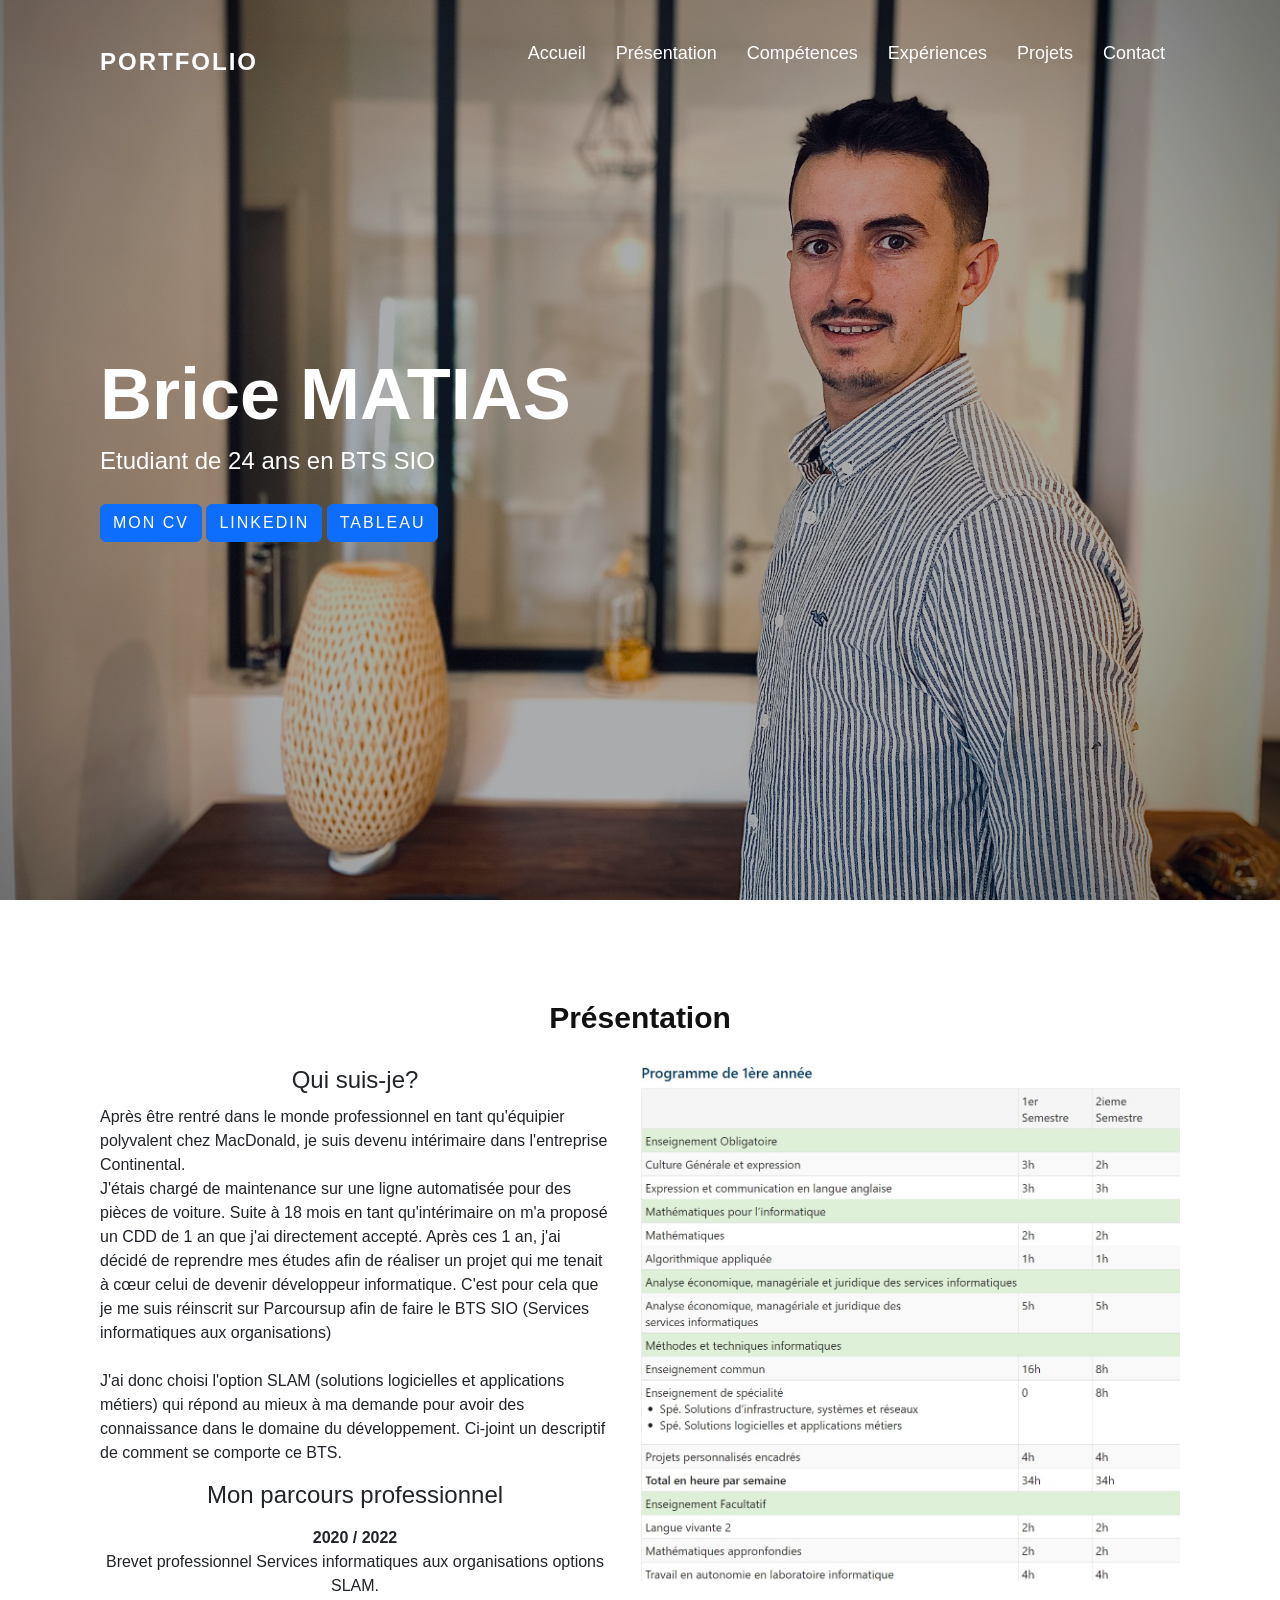
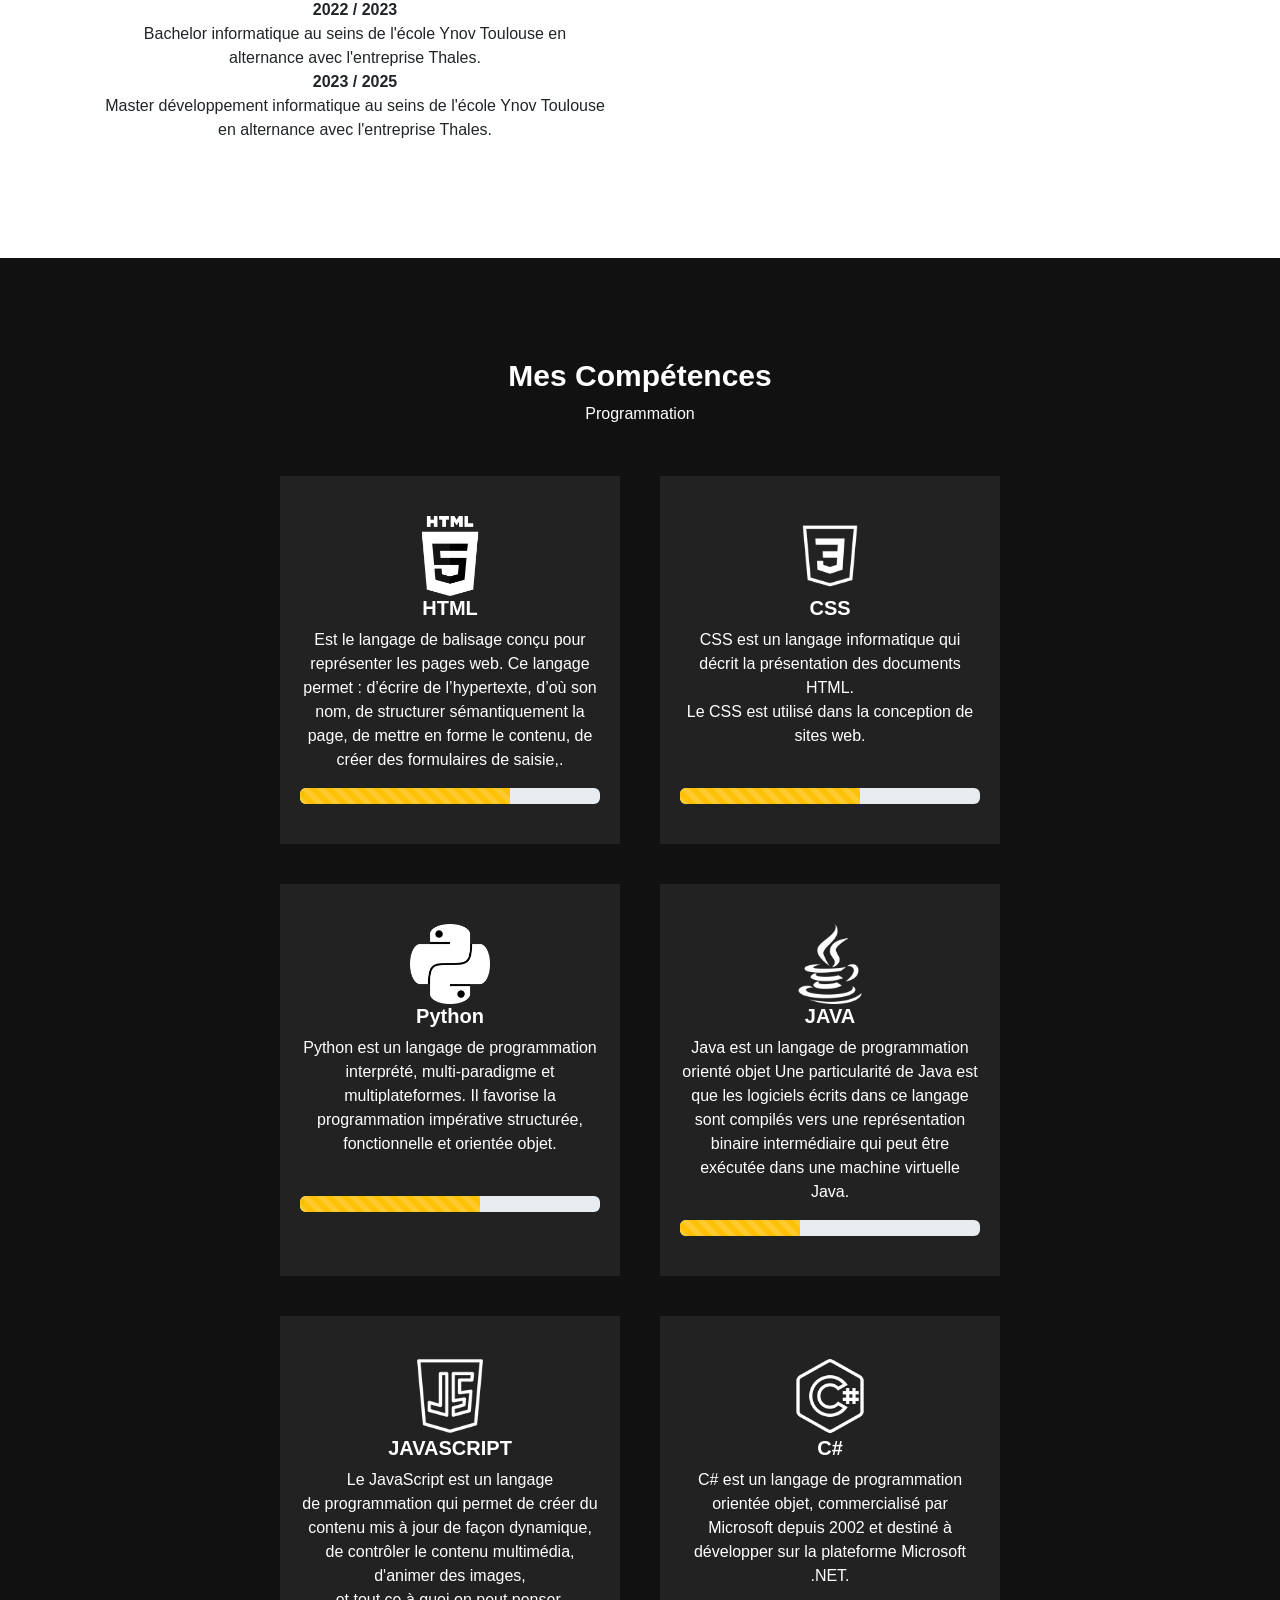
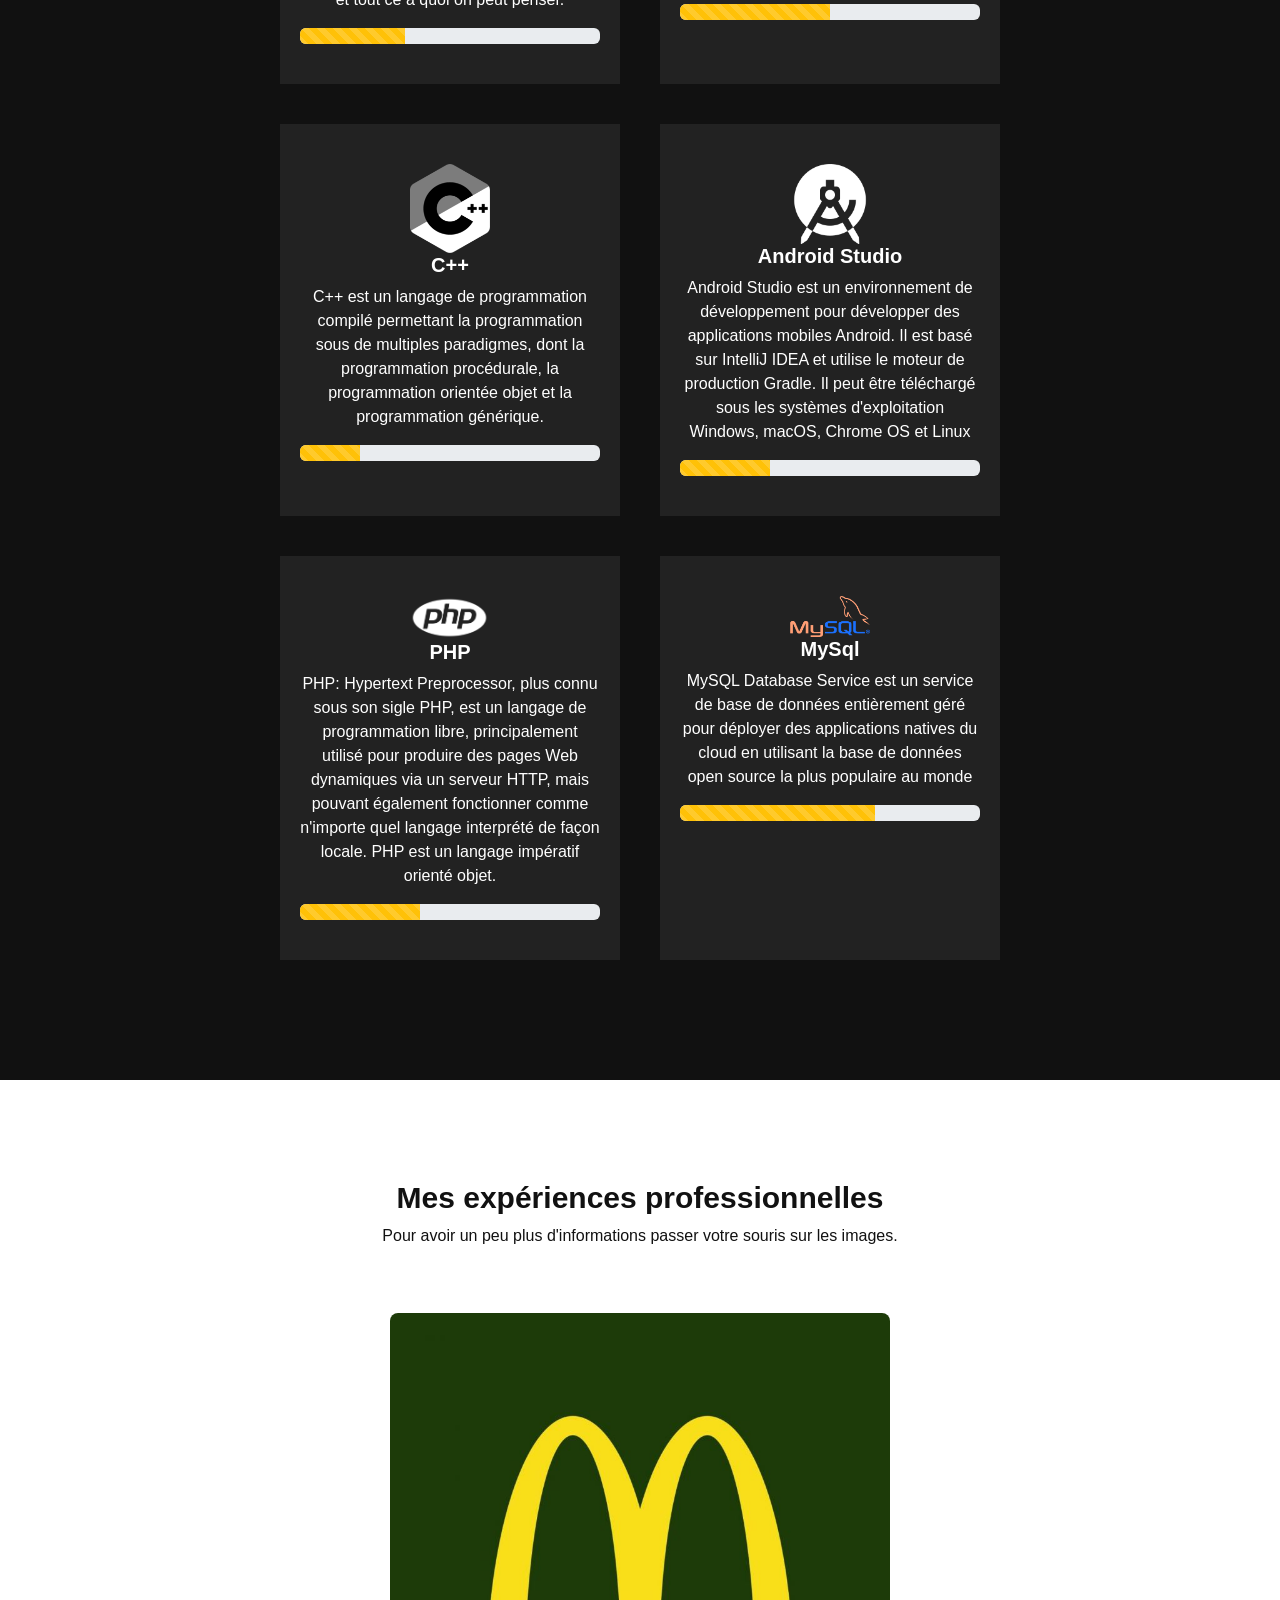
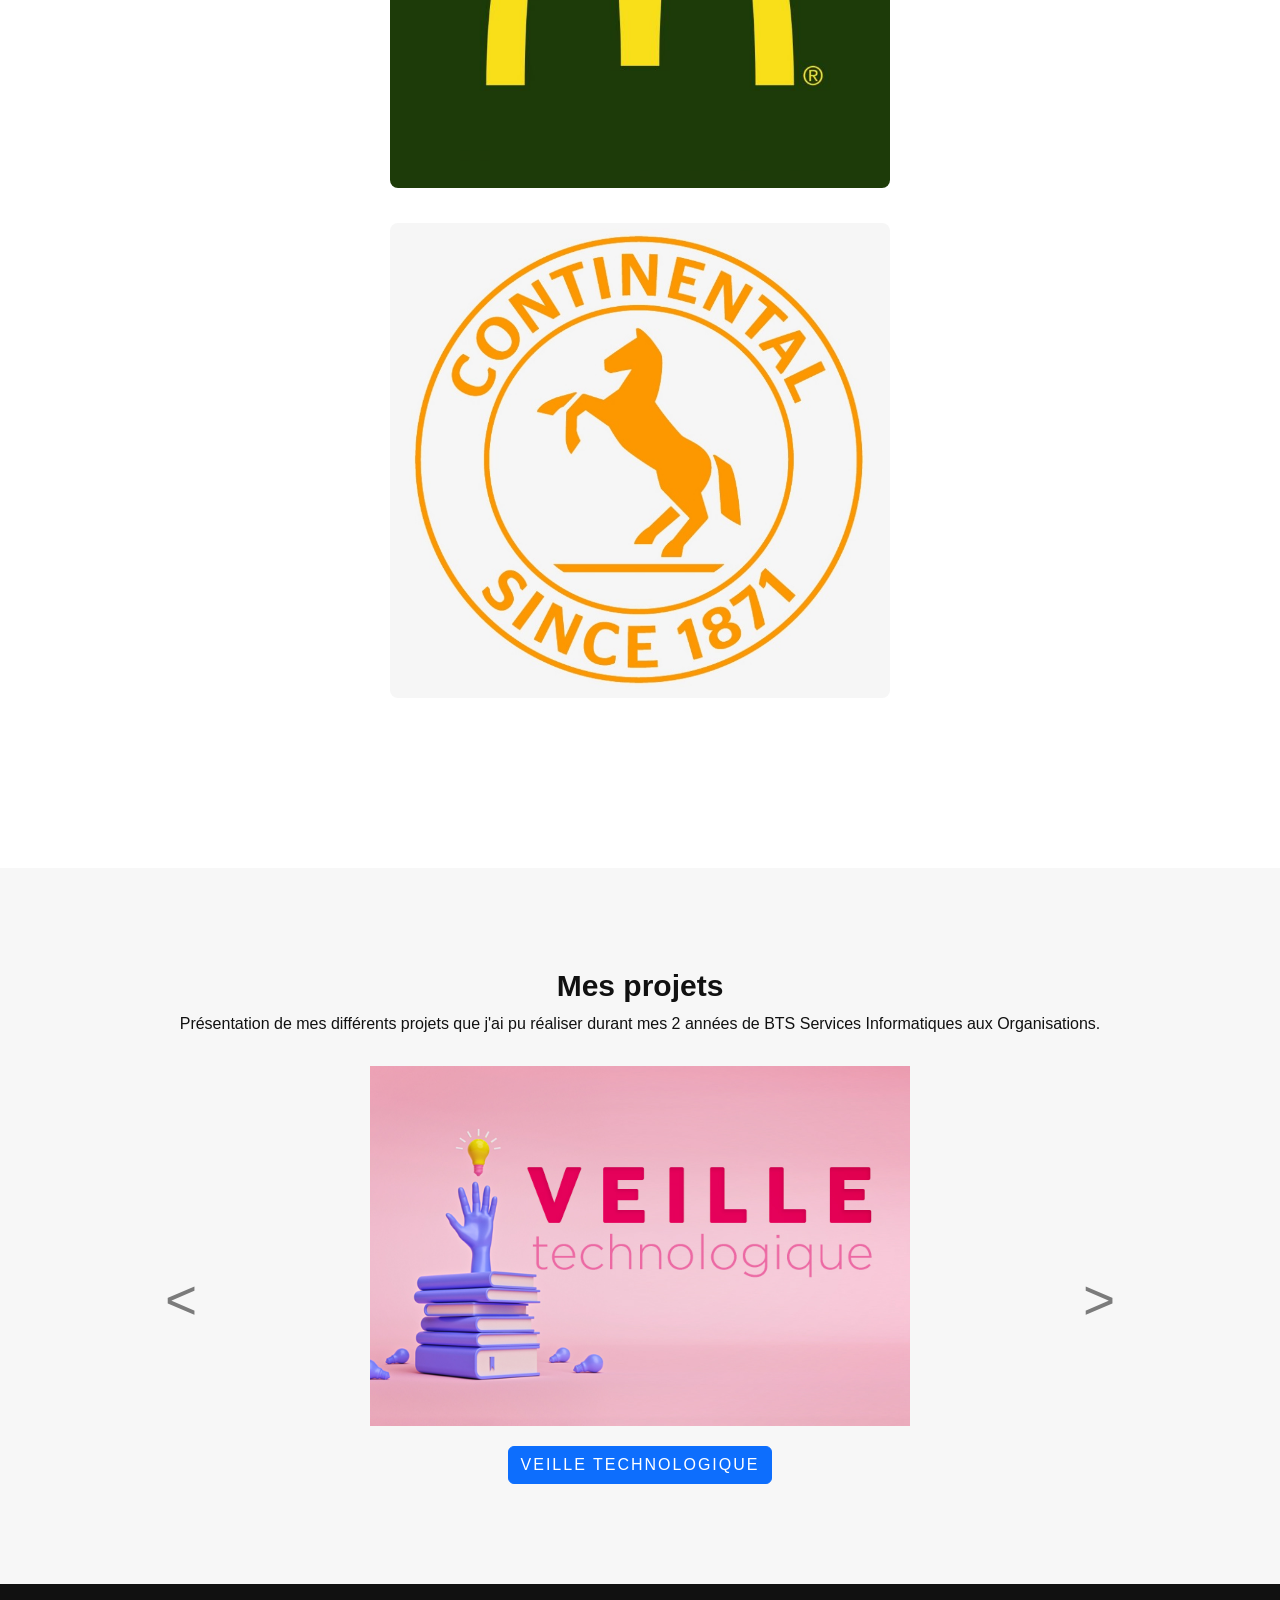
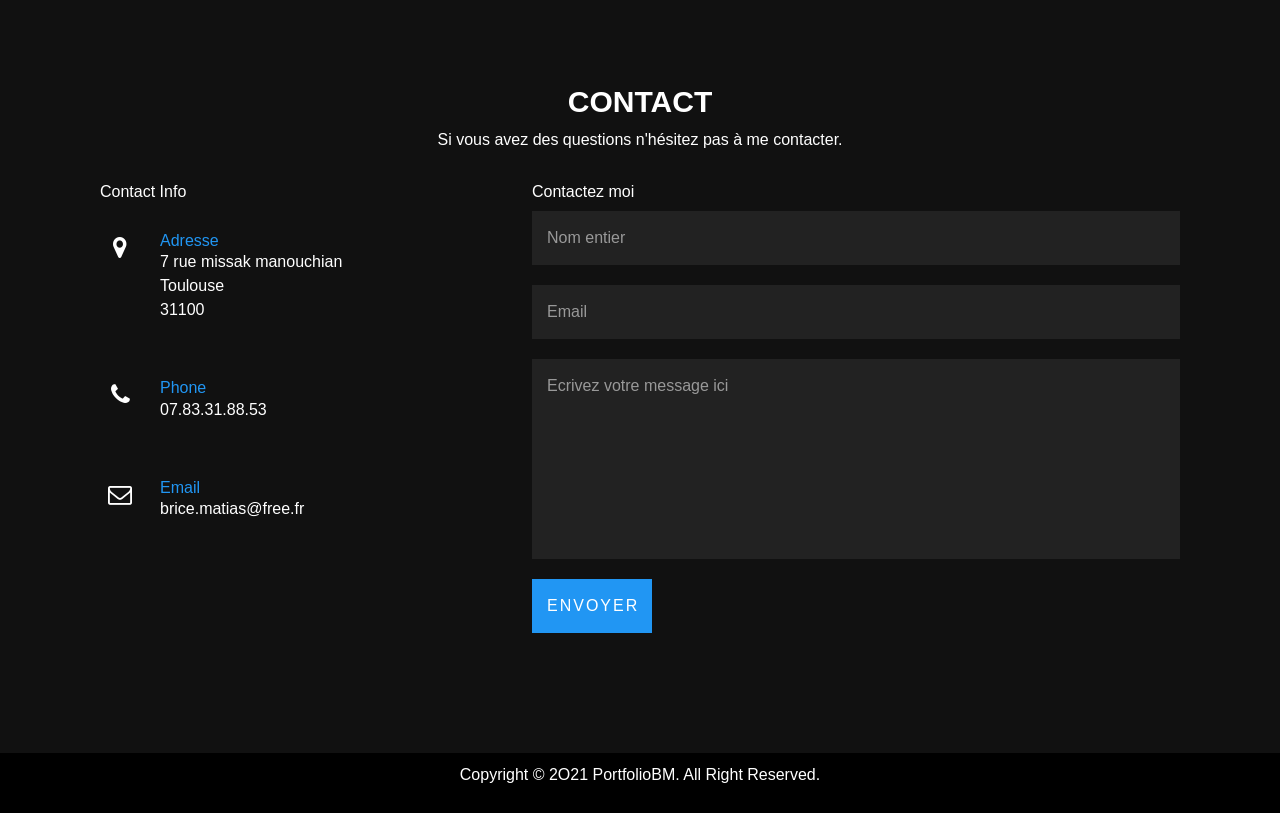
<file: index.html>
<!DOCTYPE html>
<html>

<head>
	<title> Portofolio MATIAS Brice</title>
	<meta name="viewport" content="width=device-width,initial-scale=1.0">
	<link rel="stylesheet" href="presentation.css" />
	<link rel="stylesheet" href="contact.php" />
	<meta charset="utf-8">
	<link rel="stylesheet" href="https://stackpath.bootstrapcdn.com/font-awesome/4.7.0/css/font-awesome.min.css"
		integrity="sha384-wvfXpqpZZVQGK6TAh5PVlGOfQNHSoD2xbE+QkPxCAFlNEevoEH3Sl0sibVcOQVnN" crossorigin="anonymous">
	<link href="https://cdn.jsdelivr.net/npm/bootstrap@5.0.0/dist/css/bootstrap.min.css" rel="stylesheet"
		integrity="sha384-wEmeIV1mKuiNpC+IOBjI7aAzPcEZeedi5yW5f2yOq55WWLwNGmvvx4Um1vskeMj0" crossorigin="anonymous">
	<link rel="stylesheet" href="flip3d.css" />
	<link rel="stylesheet" href="main.js" />
	<script src="https://cdn.jsdelivr.net/npm/bootstrap@5.0.0/dist/js/bootstrap.bundle.min.js" integrity="sha384-p34f1UUtsS3wqzfto5wAAmdvj+osOnFyQFpp4Ua3gs/ZVWx6oOypYoCJhGGScy+8" crossorigin="anonymous"></script>
	

</head>

<body>
	<header>
		<a href="#" class="logo">Portfolio</a>
		<div class="toggle" onclick="toggleMenu();"></div>
		<ul class="menu">
			<li><a href="#home" onclick="toggleMenu();">Accueil </a></li>
			<li><a href="#about" onclick="toggleMenu();">Présentation</a></li>
			<li><a href="#services" onclick="toggleMenu();">Compétences</a></li>
			<li><a href="#work" onclick="toggleMenu();">Expériences</a></li>
			<li><a href="#testimonial" onclick="toggleMenu();">Projets</a></li>
			<li><a href="#contact" onclick="toggleMenu();">Contact</a></li>
		</ul>
	</header>
	<section class="banner" id="home">
		<div class="textBx">
			<h2><span>Brice MATIAS</span></h2>
			<h3>Etudiant de 24 ans en BTS SIO</h3>
			 <a href="CV Brice (6).pdf" download class="btn btn-primary">Mon CV</a>
			 <a href="https://www.linkedin.com/in/brice-matias-1173761a3/" class="btn btn-primary">Linkedin</a>
			 <a href="6- Annexe 6-1 - Tableau de synth_èse - Epreuve E4 - BTS SIO 2022_ BriceMatias (1).xlsx" class="btn btn-primary">Tableau</a>
		</div>

	</section>
	<section class="about" id="about">
		<div class="heading">
			<h2>Présentation</h2>
		</div>
		<div class="content">
			<div class="contentBx w50">
				<center>
					<h3>Qui suis-je?</h3>
				</center>
				<p>Après être rentré dans le monde professionnel en tant qu'équipier polyvalent chez MacDonald, je suis
					devenu intérimaire dans l'entreprise Continental.<br>J'étais chargé de maintenance
					sur une ligne automatisée pour des pièces de voiture. Suite à 18 mois en tant qu'intérimaire on m'a
					proposé un CDD de 1 an que j'ai directement accepté.
					Après ces 1 an, j'ai décidé de reprendre mes études afin de réaliser
					un projet qui me tenait à cœur  celui de devenir développeur informatique.
					C'est pour cela que je me suis réinscrit sur Parcoursup afin de faire le BTS SIO (Services
					informatiques aux organisations)
					<br><br>J'ai donc choisi l'option SLAM (solutions logicielles et applications métiers) qui répond au
					mieux à ma demande pour avoir des connaissance dans le domaine du développement.
					Ci-joint un descriptif de comment se comporte ce BTS.
				</p>
				<center>
					<h3>Mon parcours professionnel</h3>
				</center>
				<p>
					<strong><center>2020 / 2022</center></strong> <center>Brevet professionnel Services informatiques aux organisations options SLAM.</center>
					<strong><center>2022 / 2023</center></strong> <center>Bachelor informatique au seins de l'école Ynov Toulouse en <center>alternance avec l'entreprise Thales.</center>
					<strong><center>2023 / 2025</center></strong> <center>Master développement informatique au seins de l'école Ynov Toulouse en alternance avec l'entreprise Thales.</center>
					
					

				</p>
			</div>
			<div class="w50">
				<div id="slider">
					<figure>
						<img src="img1.jpg">
						<img src="bts2.jpg">
						<img src="bts3.jpg">
					</figure>
				</div>
				
			</div>
		</div>
	</section>
	<section class="services" id="services">
		<div class="heading white">
			<h2>Mes Compétences</h2>
			<p>Programmation</p>
		</div>
		<div class="content">
			<div class="servicesBx">
				<img src="icon1.png">
				<h2>HTML</h2>
				<p>Est le langage de balisage conçu pour représenter les pages web. Ce langage permet : d’écrire de
					l’hypertexte, d’où son nom, de structurer sémantiquement la page, de mettre en forme le contenu, de
					créer des formulaires de saisie,. </p>
				<div class="progress">
					<div class="progress-bar progress-bar-striped bg-warning progress-bar-animated" role="progressbar"
						style="width: 70%" aria-valuenow="70" aria-valuemin="0" aria-valuemax="100"></div>
				</div>
			</div>
			<div class="servicesBx">
				<img src="icon2.png">
				<h2>CSS</h2>
				<p>CSS est un langage informatique qui décrit la présentation des documents HTML.<br>Le CSS est utilisé
					dans la conception de sites web. </p><br>
				<div class="progress">
					<div class="progress-bar progress-bar-striped bg-warning progress-bar-animated" role="progressbar"
						style="width: 60%" aria-valuenow="60" aria-valuemin="0" aria-valuemax="100"></div>
				</div>

			</div>
			<div class="servicesBx">
				<img src="icon3.png">
				<h2>Python</h2>
				<p>Python est un langage de programmation interprété, multi-paradigme et multiplateformes.
					Il favorise la programmation impérative structurée, fonctionnelle et orientée objet. </p><br>
				<div class="progress">
					<div class="progress-bar progress-bar-striped bg-warning progress-bar-animated" role="progressbar"
						style="width: 60%" aria-valuenow="60" aria-valuemin="0" aria-valuemax="100"></div>
				</div>
			</div>
			<div class="servicesBx">
				<img src="icon4.png">
				<h2>JAVA</h2>
				<p>Java est un langage de programmation orienté objet Une particularité de Java est que les logiciels
					écrits dans ce langage sont compilés vers une représentation binaire intermédiaire qui peut être
					exécutée dans une machine virtuelle Java. </p>
				<div class="progress">
					<div class="progress-bar progress-bar-striped bg-warning progress-bar-animated" role="progressbar"
						style="width: 40%" aria-valuenow="30" aria-valuemin="0" aria-valuemax="100"></div>
				</div>
			</div>
			<div class="servicesBx">
				<img src="icon5.png">
				<h2>JAVASCRIPT</h2>
				<p>Le JavaScript est un langage <br>de programmation qui permet de créer du contenu mis à jour de façon
					dynamique,
					de contrôler le contenu multimédia, d'animer des images, <br>et tout ce à quoi on peut penser. </p>
				<div class="progress">
					<div class="progress-bar progress-bar-striped bg-warning progress-bar-animated" role="progressbar"
						style="width: 35%" aria-valuenow="5" aria-valuemin="0" aria-valuemax="100"></div>
				</div>
			</div>
			<div class="servicesBx">
				<img src="c-sharp-logo.png">
				<h2>C#</h2>
				<p>C# est un langage de programmation orientée objet, 
					commercialisé par Microsoft depuis 2002 et destiné à développer sur la plateforme Microsoft .NET. </p>
				<div class="progress">
					<div class="progress-bar progress-bar-striped bg-warning progress-bar-animated" role="progressbar"
						style="width: 50%" aria-valuenow="30" aria-valuemin="0" aria-valuemax="100"></div>
				</div>
			</div>
			<div class="servicesBx">
				<img src="icon6.png">
				<h2>C++</h2>
				<p>C++ est un langage de programmation compilé permettant la programmation sous de multiples paradigmes,
					dont la programmation procédurale, la programmation orientée objet et la programmation générique.
				</p>
				<div class="progress">
					<div class="progress-bar progress-bar-striped bg-warning progress-bar-animated" role="progressbar"
						style="width: 20%" aria-valuenow="20" aria-valuemin="0" aria-valuemax="100"></div>
				</div>
			</div>
			<div class="servicesBx">
				<img src="android_studio-logo-175.png">
				<h2>Android Studio</h2>
				<p>Android Studio est un environnement de développement pour développer des applications mobiles Android. Il est basé sur IntelliJ IDEA et utilise le moteur de production Gradle. Il peut être téléchargé sous les systèmes d'exploitation Windows, macOS, Chrome OS et Linux
				</p>
				<div class="progress">
					<div class="progress-bar progress-bar-striped bg-warning progress-bar-animated" role="progressbar"
						style="width: 30%" aria-valuenow="20" aria-valuemin="0" aria-valuemax="100"></div>
				</div>
			</div>
			<div class="servicesBx">
				<img src="php_PNG20.png.crdownload">
				<h2>PHP</h2>
				<p>PHP: Hypertext Preprocessor, plus connu sous son sigle PHP, est un langage de programmation libre, principalement utilisé pour produire des pages Web dynamiques via un serveur HTTP, mais pouvant également fonctionner comme n'importe quel langage interprété de façon locale. PHP est un langage impératif orienté objet.
				</p>
				<div class="progress">
					<div class="progress-bar progress-bar-striped bg-warning progress-bar-animated" role="progressbar"
						style="width: 40%" aria-valuenow="20" aria-valuemin="0" aria-valuemax="100"></div>
				</div>
			</div>
			<div class="servicesBx">
				<img src="logoMysql.png">
				<h2>MySql</h2>
				<p>MySQL Database Service est un service de base de données entièrement géré pour déployer des applications natives du cloud en utilisant la base de données open source la plus populaire au monde
				</p>
				<div class="progress">
					<div class="progress-bar progress-bar-striped bg-warning progress-bar-animated" role="progressbar"
						style="width: 65%" aria-valuenow="20" aria-valuemin="0" aria-valuemax="100"></div>
				</div>
			</div>
		</div>
		</div>
	</section>
	
</section>
	<section class="work" id="work">
		<div class="heading">
			<h2>Mes expériences professionnelles</h2>
			<p>Pour avoir un peu plus d'informations passer votre souris sur les images.</p>
		</div>
		<div class="box-container">
			<div class="box-item">
				<div class="flip-box">
					<div class="flip-box-front text-center" style="background-image: url('macdo.jpg');">
					</div>
					<div class="flip-box-back text-center" style="background-image: url('macdofloux.jpg');">
						<div class="inner color-white">
							<h3 class="flip-box-header"><mark>Equipier polyvalent Macdonald</h3><mark></h3>
							<p><mark> Gestion de stock,
								Préparation des commandes : garniture, cuisson, assemblage
								Entretien de la salle de restauration</mark></p>
						</div>
					</div>
				</div>
			</div>
			<div class="box-item">
				<div class="flip-box">
					<div class="flip-box-front text-center" style="background-image: url('continental.jpg');">
					</div>
					<div class="flip-box-back text-center" style="background-image: url('continentalfloux.jpg');">
						<div class="inner color-white">
							<h3 class="flip-box-header"><mark>Chargé de maintenance sur équipements automatisés</mark></h3>
							<p><mark>Maintenance : remise à niveau de ligne de production / nettoyage
								Gestion des changements de programme
								Gestion des pannes
								<mark></p>
						</div>
					</div>
				</div>
			</div>
		</div>
		</div>
	</section>
	<section class="testimonial" id="testimonial">
		<div class="heading">
			<h2>Mes projets </h2>
			<p>Présentation de mes différents projets que j'ai pu réaliser durant mes 2 années de BTS Services
				Informatiques aux Organisations.</p>
		</div>
		<div id="carouselExampleIndicators" class="carousel slide" data-bs-ride="carousel">
			
			<div class="carousel-inner">
			  <div class="carousel-item active">
				  <div class="d-block w-100">
					<center><img src="veilletechnologique.jpg" class="d-block w-50"></center>
					<center><a href="VEILLE.pdf" download class="btn btn-primary">Veille technologique</a></center>
				  </div>
			  </div>

			  <div class="carousel-item">
				<center><img src="logo_glpi.png" class="d-block w-50"></center>
				<center><a href="Glpi.docx" download class="btn btn-primary">Rapport Glpi</a></center>
				<center>Présentation de GLPI un logiciel de Service management basé sur des techniques open source. Il vous aide à planifier et à gérer facilement les changements
				</center>
			 
			  </div>

			  <div class="carousel-item">
				<center><img src="cafart.png" class="d-block w-50"></center>
				<center><a href="briceRapportCafArt.pdf" download class="btn btn-primary">Rapport de projet Cafart</a></center>
				<center>Premier site web créer, c'est un projet de début d'année pour apprendre les bases du html/css
					/php ainsi que JavaScript et le framework bootstrap.
					C'est un site avec plein d'informations sur le restaurant tel que les jours d'ouverture et horraire , ainsi qu'une présentation d'une oeuvre.
					Et un petit questionnaire final sur le site mais aussi une machine à contenu pour aider le référencement SEO. 
				</center>
			 
			  </div>
			  
			  <div class="carousel-item">
				<center><img src="Screenshot_9.png" class="d-block w-50"></center>
				<center><h3 style="color:brown;">Prestashop</h3></center>
				<center>
					<div class="button-container">
						<a href="prestashop dossier/bdpresta.txt" download class="btn btn-primary">Base de donnée</a>
						<a href="prestashop dossier/Cahier des charges site eCommerce BriceMTS.docx" download class="btn btn-primary">Cahier des charges</a>
						<a href="prestashop dossier/Charte Graphique SioPronos.docx" download class="btn btn-primary">Charte graphique</a>
						<a href="Devoir Mot clé Brice Matias.xlsx" download class="btn btn-primary">Référencement SEO</a>
						<a href="Rapport de projet final Prestashop.docx" download class="btn btn-primary">Rapport prestashop</a>

					</div>
				</center>
				<p>
					<center>Création d'un site marchand à l'aide de prestashop.
						C'est un site de vente de maillot de différents sports comme le foot ou la nfl mais aussi de boules de pétanque.
						Sans oublier les promotions. Les meilleurs prix? C'est ici !<br>
						<strong>L'objectif de l'application était le référencement SEO mais aussi la mise en place d'un site commerce à l'aide d'un cms (Prestashop).</strong>
					</center>
				</p>
			  </div>

			  <div class="carousel-item">
				<center><img src="csharp.jpg" class="d-block w-50"></center>
				<center><h3 style="color:brown;">Projet C#</h3></center>
					<center>
						<div class="button-container">
							<a href="publish.rar" download class="btn btn-primary">Application</a>
							<a href="Rapport Csharpe.docx" download class="btn btn-primary">Rapport projet</a>
						</div>
					</center>
				<p>
					<center>Application ProjetDeFouFurieux.Est une application codée en C# qui à pour but de faire 
						un tirage au sort de groupe pour le foot pour 12 équipes. Il donne aussi les renseignements sur les équipes
						avec par exemple : Equipe féminine ou masculine, nom du coatch, nom du capitaine.
					</center>
				</p>
			</div>

			<div class="carousel-item">
				<center><img src="Logo-gsbPre.png" class="d-block w-50"></center>
				<center><h3 style="color:brown;">Présentation de l'entreprise projet</h3></center>
					<center>
						<div class="button-container">
							<a href="Description du laboratoire GSB.pdf" download class="btn btn-primary">Descriptif</a>
						</div>
					</center>
			</div>

			
			<div class="carousel-item">
				<center><img src="GSB.jpg" class="d-block w-50"></center>
				<center><h3 style="color:brown;">Projet C#</h3></center>
				<center>
					<div class="button-container">
						<a href="rapC/Cahier des recettesMTSBrice.docx" download class="btn btn-primary">Cahier des recettes</a>
						<a href="rapC/Rapport Csharp.docx" download class="btn btn-primary">Rapport de projet</a>
						<a href="GsbMedScript.txt" download class="btn btn-primary">Script BD</a>
						<a href="Debug.rar" download class="btn btn-primary">Application</a>
						<a href="Mise en place des triggers.docx" download class="btn btn-primary">Trigger</a>
						<a href="Commentaire XML projet C.docx" download class="btn btn-primary">Commentaire xml c#
						<a href="rapC/ScreenBD/" download class="btn btn-primary">Screen Base de donnée</a>
						<a href="mcdC#.jpg" download class="btn btn-primary">Schéma relationnel</a>

						</a>





					</div>
				</center>
				
				<p>
					<center>GSB est l'entreprise qui est utilisée pour nos projets du BTS SIO.Application qui a pour but de pouvoir gérer du personnel (ajouter/supprimer/modifier),
						mais aussi de gérer des tickets incidents. Ainsi que le matériel possédé par l'entreprise.
						Tout est géré par la Base de données(MySql) lors de la connexion en fonction des identifiant du personnel 
						est ramené sur la bonne page. <br>
						<strong>Projet orienté objet.</strong>
					</center>
				</p>
			</div>

			<div class="carousel-item">
				<center><img src="gsbImgDoc.jpg" class="d-block w-50"></center>
				<center><h3 style="color:brown;">Android Studio </h3></center>
				<center>
					<div class="button-container">
						<a href="rapportAndroidStudio/Guide d'utilisation.docx" download class="btn btn-primary">Guide d'utilisation</a>
						<a href="rapportAndroidStudio/Rapport Android Studiossss.docx" download class="btn btn-primary">Rapport de projet</a>
						<a href="ScreenMcdAndroid.png" download class="btn btn-primary">Mcd</a>
						<a href="Tester une application Android sur son téléphone portable BriceMts.docx" download class="btn btn-primary">Tester sur mobile</a>
						<a href="comment installer une application android sur un équipement réel  BriceMts.docx" download class="btn btn-primary">Installer sur equipement reel</a>
						<a href="testUnitaire.docx" download class="btn btn-primary">Tester unitaire</a>
						<a href="GsbMedScript.txt" download class="btn btn-primary">Script BD</a>

					</div>
				</center>
				
			</div>
			<div class="carousel-item">
				<center><img src="gsbImg.jpg" class="d-block w-50"></center>
				<center><h3 style="color:brown;">Projet web GSB</h3></center>
				<center>
					<div class="button-container">
						<a href="bdGSBWEB.txt" download class="btn btn-primary">base de donnée</a>
						<a href="GSB.docx" download class="btn btn-primary">Rapport de projet</a>
						<a href="gantMVC.docx" download class="btn btn-primary">Gant</a>
						<a href="cahierActivitésMvc.docx" download class="btn btn-primary">Cahier activités</a>
						<a href="charteGraphiqueMvc.docx" download class="btn btn-primary">Charte Graphique</a>
						<a href="etudeJuridiqueMvc.docx" download class="btn btn-primary">Etude juridique</a>
						<br><a href="maquetteProjet.docx" download class="btn btn-primary">Maquette</a>
					</div>
				</center>
				<p>
					<center>L’objectif était ici de créer un site web présentant les différents médicaments proposés par GSB ainsi que des activités auxquelles les utilisateurs peuvent y participer et s’inscrire.
						Pour mener à bien ce projet, nous avons reçu un cahier des charges contenant les différentes fonctionnalités nécessaires et les attentes du client.
						Pour répondre à ces besoins nous avons travaillé en équipe de 3 avec chacun des rôles bien définis.
						Utilisation de la méthode Agile
						
					</center>
				</p>
			</div>
			<div class="carousel-item">
				<center><img src="Screenshot_1.jpg" class="d-block w-50"></center>
				<center><h3 style="color:brown;">Stage première année</h3></center>
				<center>
				<div class="button-container">
					<a href="Rapport stage DAS.docx" download class="btn btn-primary">rapport de projet STAGE 1</a>
					<a href="https://bricematias.github.io/das-m/" class="btn btn-primary">Le site</a>
				</div></center>
				<p>
					<center>Création d'un site pendant mon stage pour une entreprise en sécurité incendie.<br>
					<strong>Les technologies utilisés : HTML / CSS</strong> le but était de créer un site avec un visuel <br>
					sur les équipements que l'entreprise utilise.</center>
				</p>
			  </div>
			  <div class="carousel-item">
				<center><img src="stage2.jpg" class="d-block w-50"></center>
				<center><h3 style="color:brown;">Stage deuxième année</h3></center>
				<center>
					<div class="button-container">
						<a href="Dossier bonne utilisation du site.docx" download class="btn btn-primary">Guide d'utilisation</a>
						<a href="https://www.youtube.com/watch?v=3Z6gGcFtIHY" class ="btn btn-primary">Vidéo présentation de mon projet</a>
						<a href="https://modeles.prodwikan-28.website/imagerie-medicale/wp-admin/edit.php?post_type=equipe-radiologue" class ="btn btn-primary">Lien vers le site </a>
					</div>
				</center>
				<p>
					<center>Création d'un site Wordpress automatisé à l'aide de champs.
						J'ai créé des champs personnalisés à chaque context (centre,docteur,examen)
						afin de les appeler et donc de les rendre dynamiques entre toutes les pages<br>
						<strong>Utilisation de Wordpress et du Plugin divi engine</strong>
					</center>
				</p>
			</div>
			  

			</div>
			<button class="carousel-control-prev" type="button" data-bs-target="#carouselExampleIndicators" data-bs-slide="prev">
			  <span class="carousel-control-prev-icon" aria-hidden="true"></span>
			  <span class="visually-hidden">Previous</span>
			</button>
			<button class="carousel-control-next" type="button" data-bs-target="#carouselExampleIndicators" data-bs-slide="next">
			  <span class="carousel-control-next-icon" aria-hidden="true"></span>
			  <span class="visually-hidden">Next</span>
			</button>

		  </div>
		
	</section>
	<section class="contact" id="contact">
		<div class="heading white">
			<h2>CONTACT</h2>
			<p>Si vous avez des questions n'hésitez pas à me contacter.</p>
		</div>
		<div class="content">
			<div class="contactInfo">
				<h3>Contact Info</h3>
				<div class="contactInfoBx">
					<div class="box">
						<div class="icon">
							<i class="fa fa-map-marker"></i>
						</div>
						<div class="text">
							<h3>Adresse</h3>
							<p>7 rue missak manouchian<br>Toulouse<br>31100 </P>
						</div>
					</div>
					<div class="box">
						<div class="icon">
							<i class="fa fa-phone"></i>

						</div>
						<div class="text">
							<h3>Phone</h3>
							<p>07.83.31.88.53</P>
						</div>
					</div>
					<div class="box">
						<div class="icon">
							<i class="fa fa-envelope-o"></i>

						</div>
						<div class="text">
							<h3>Email</h3>
							<p>brice.matias@free.fr</P>
						</div>
					</div>
				</div>
			</div>
			<div class="formBx">
				<form  action="https://formspree.io/f/mleawbpj" method="POST" id="my-form">
					<h3>Contactez moi</h3>
					<input type="text" name="name" placeholder="Nom entier">
					<input type="email" name="email" placeholder="Email">
					<textarea name="message" placeholder="Ecrivez votre message ici"></textarea>
					<input type="submit" name="" value="Envoyer" onclick="" style="width:130px">
				</form>
			</div>
		</div>
		

	</section>
	<div class="copyright">
		<p>Copyright © 2O21 PortfolioBM. All Right Reserved.</p>
	</div>

	<script type="text/javascript">
		window.addEventListener('scroll', function () {
			var header = document.querySelector('header');
			header.classList.toggle('sticky', window.scrollY > 0);
		});
		function toggleMenu() {
			var menuToggle = document.querySelector('.toggle');
			var menuToggle = document.querySelector('.menu');
			menuToggle.classList.toggle('active');
			menu.classList.toggle('active');
		}
		
	</script>

</body>

</html>
</file>
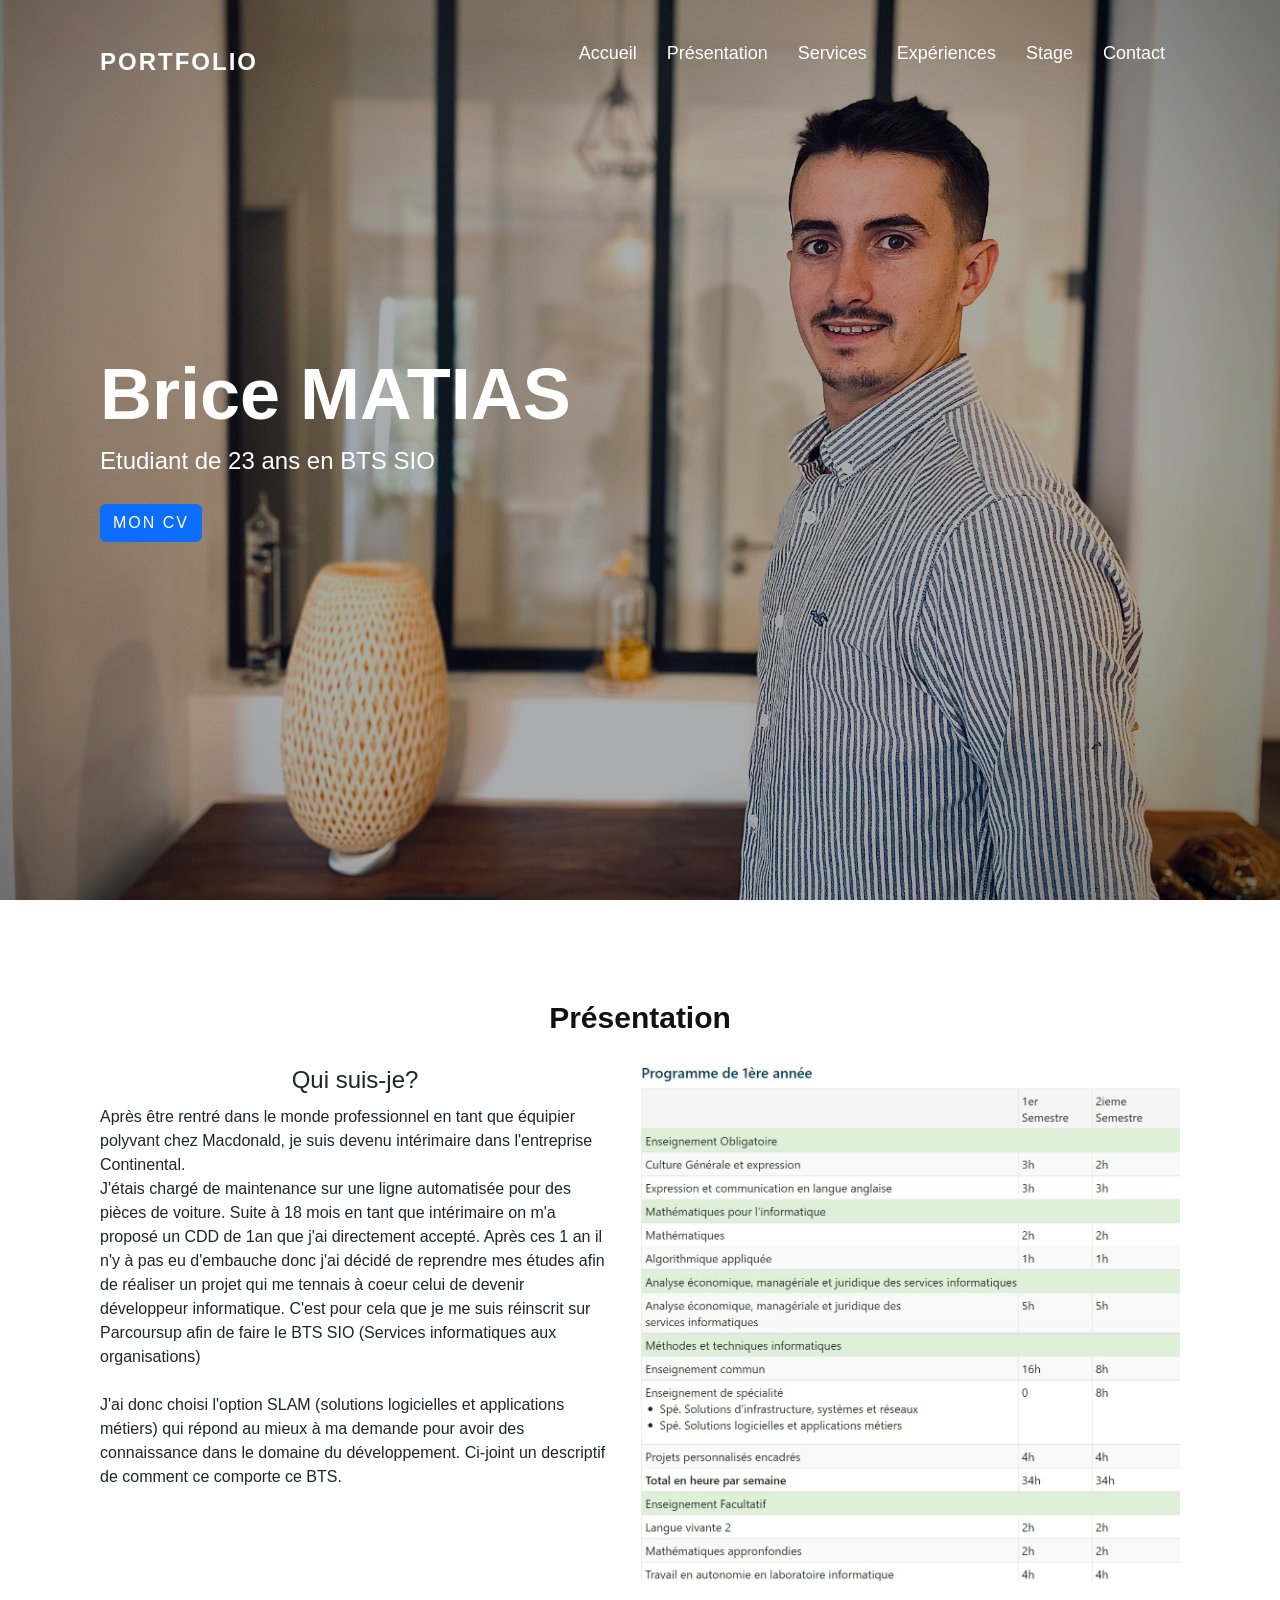
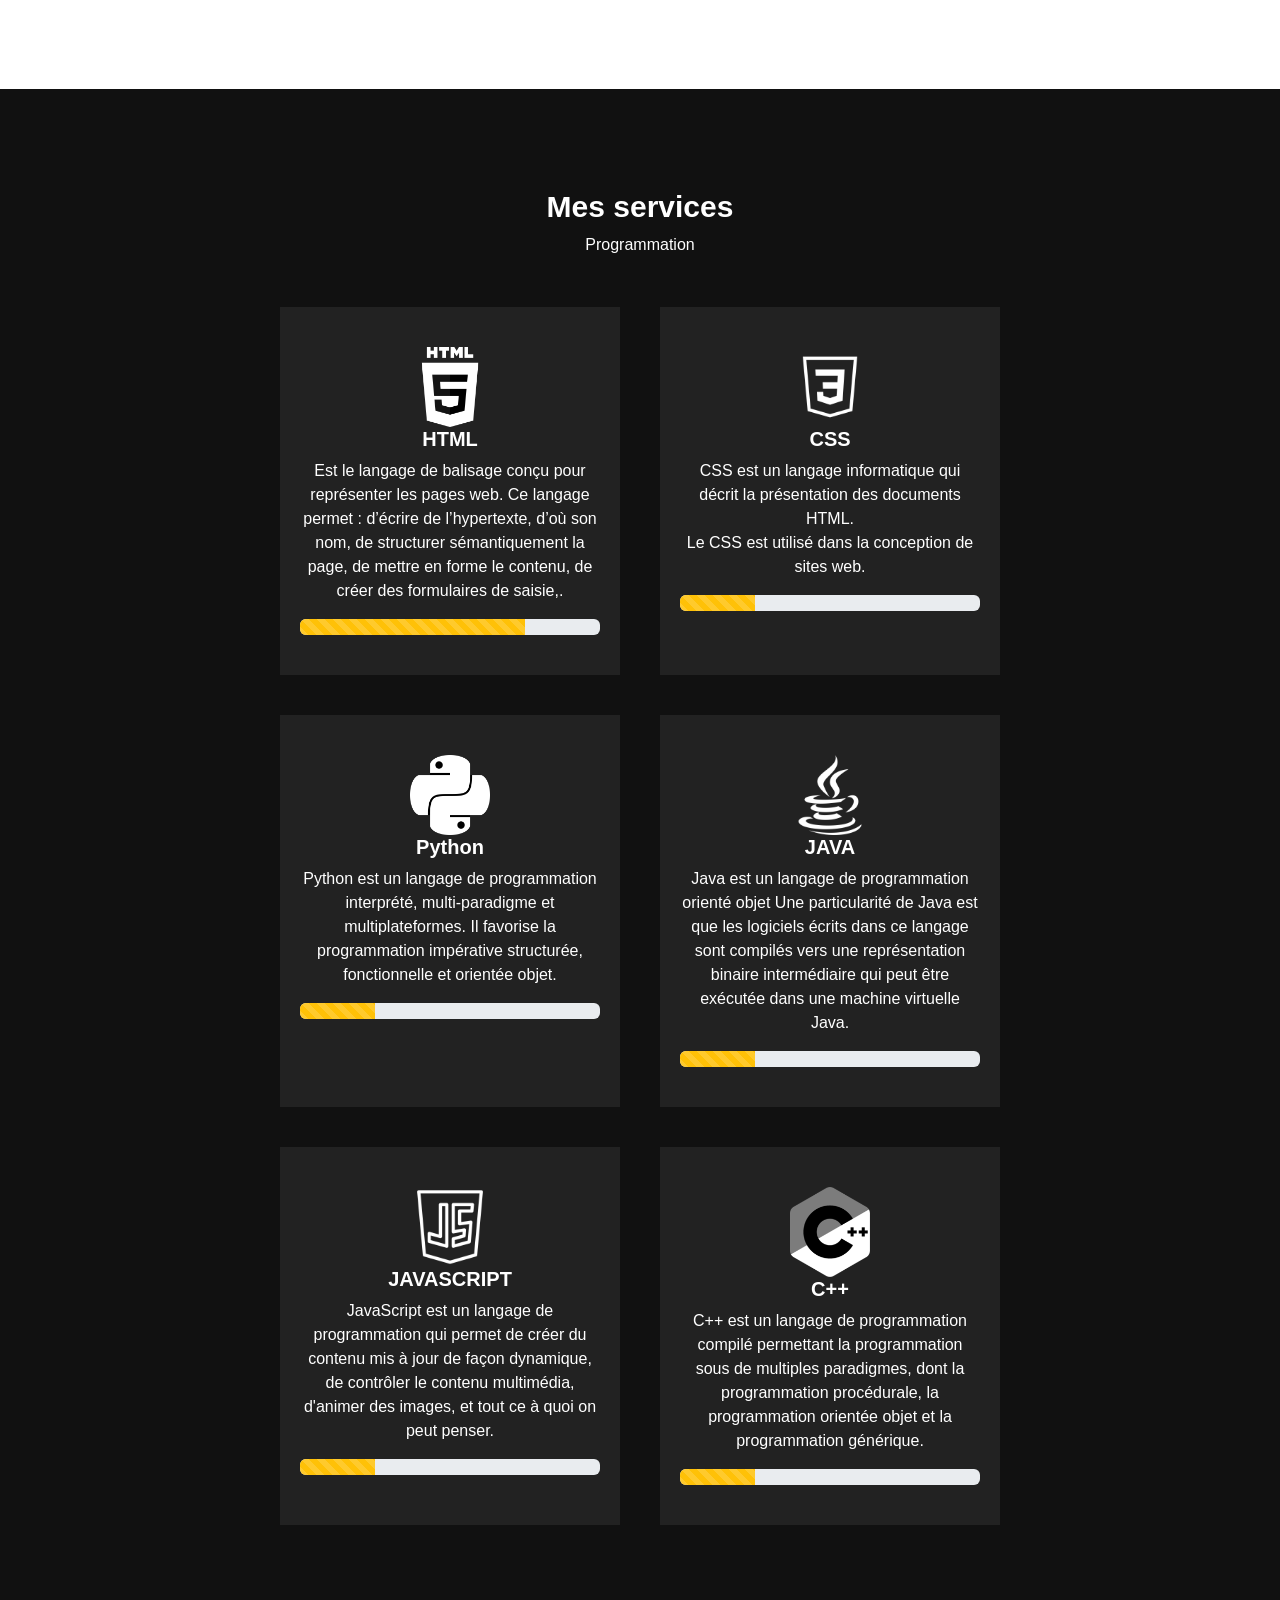
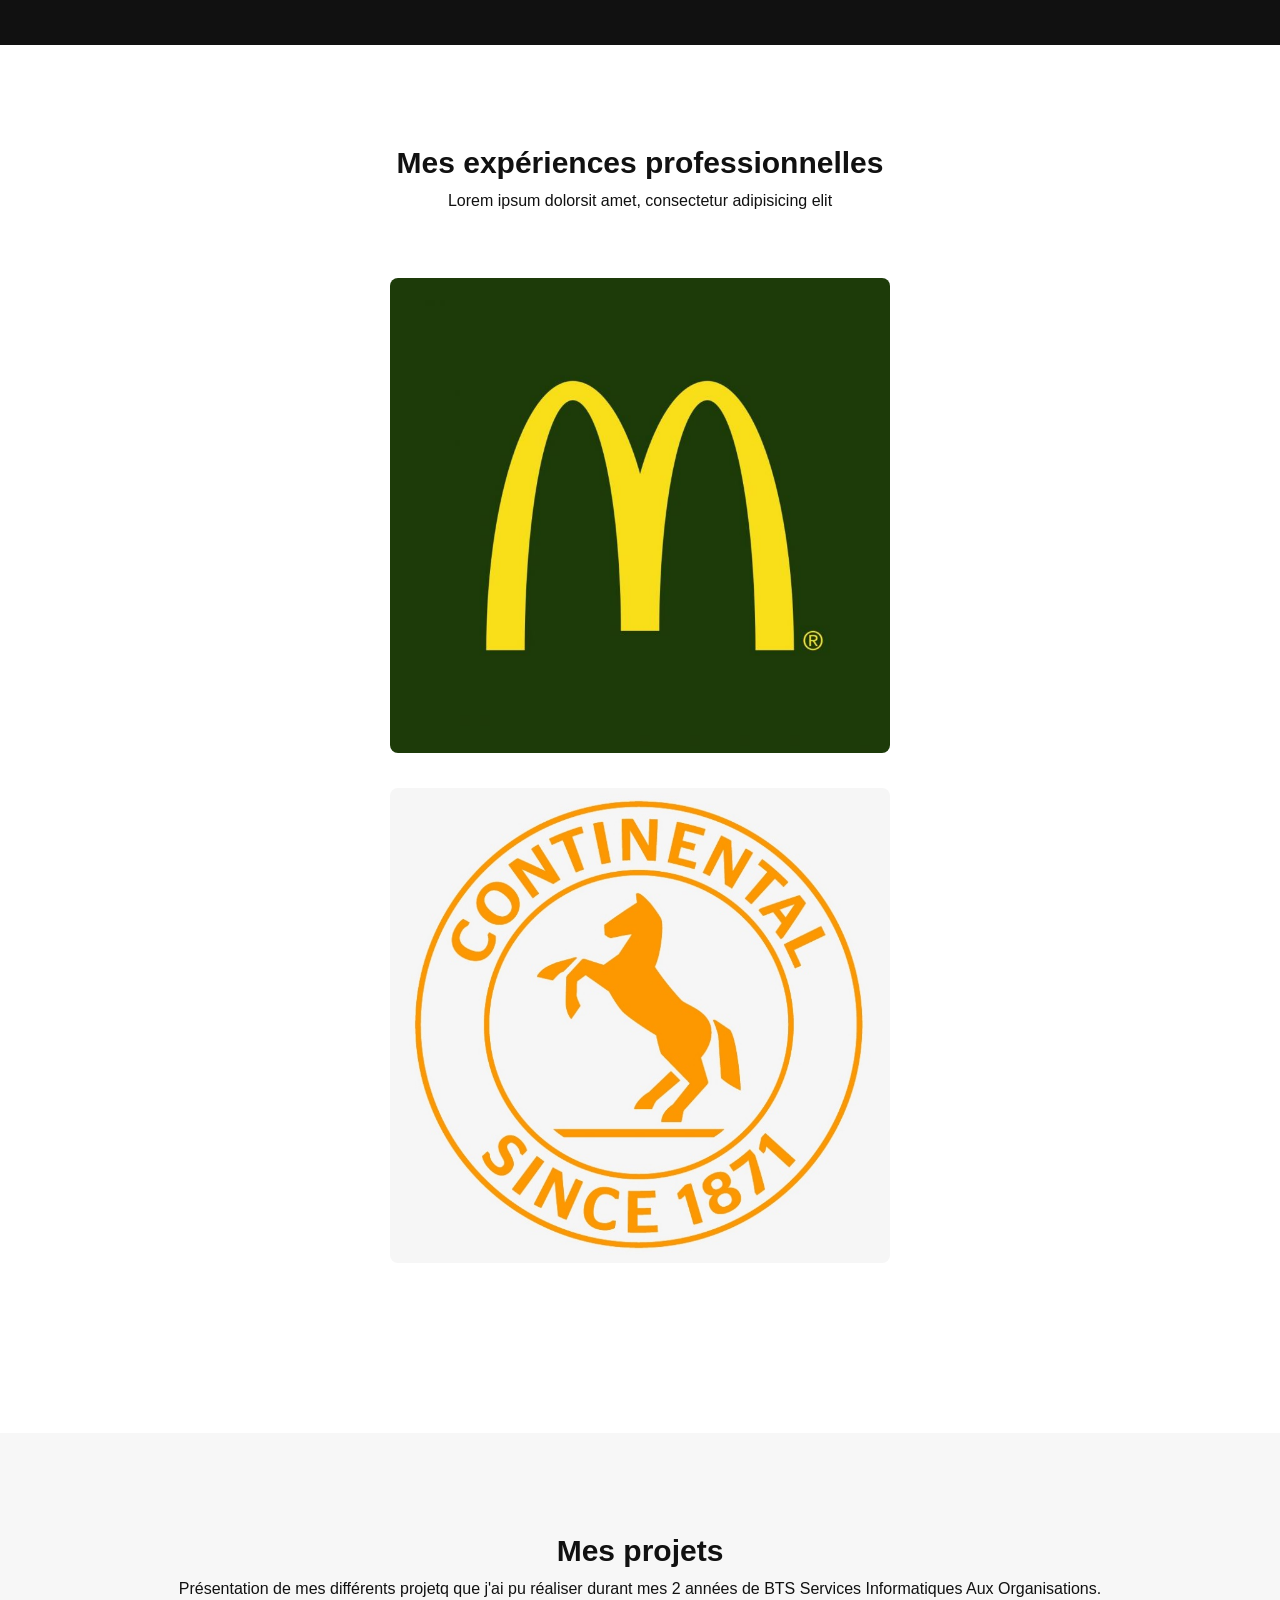
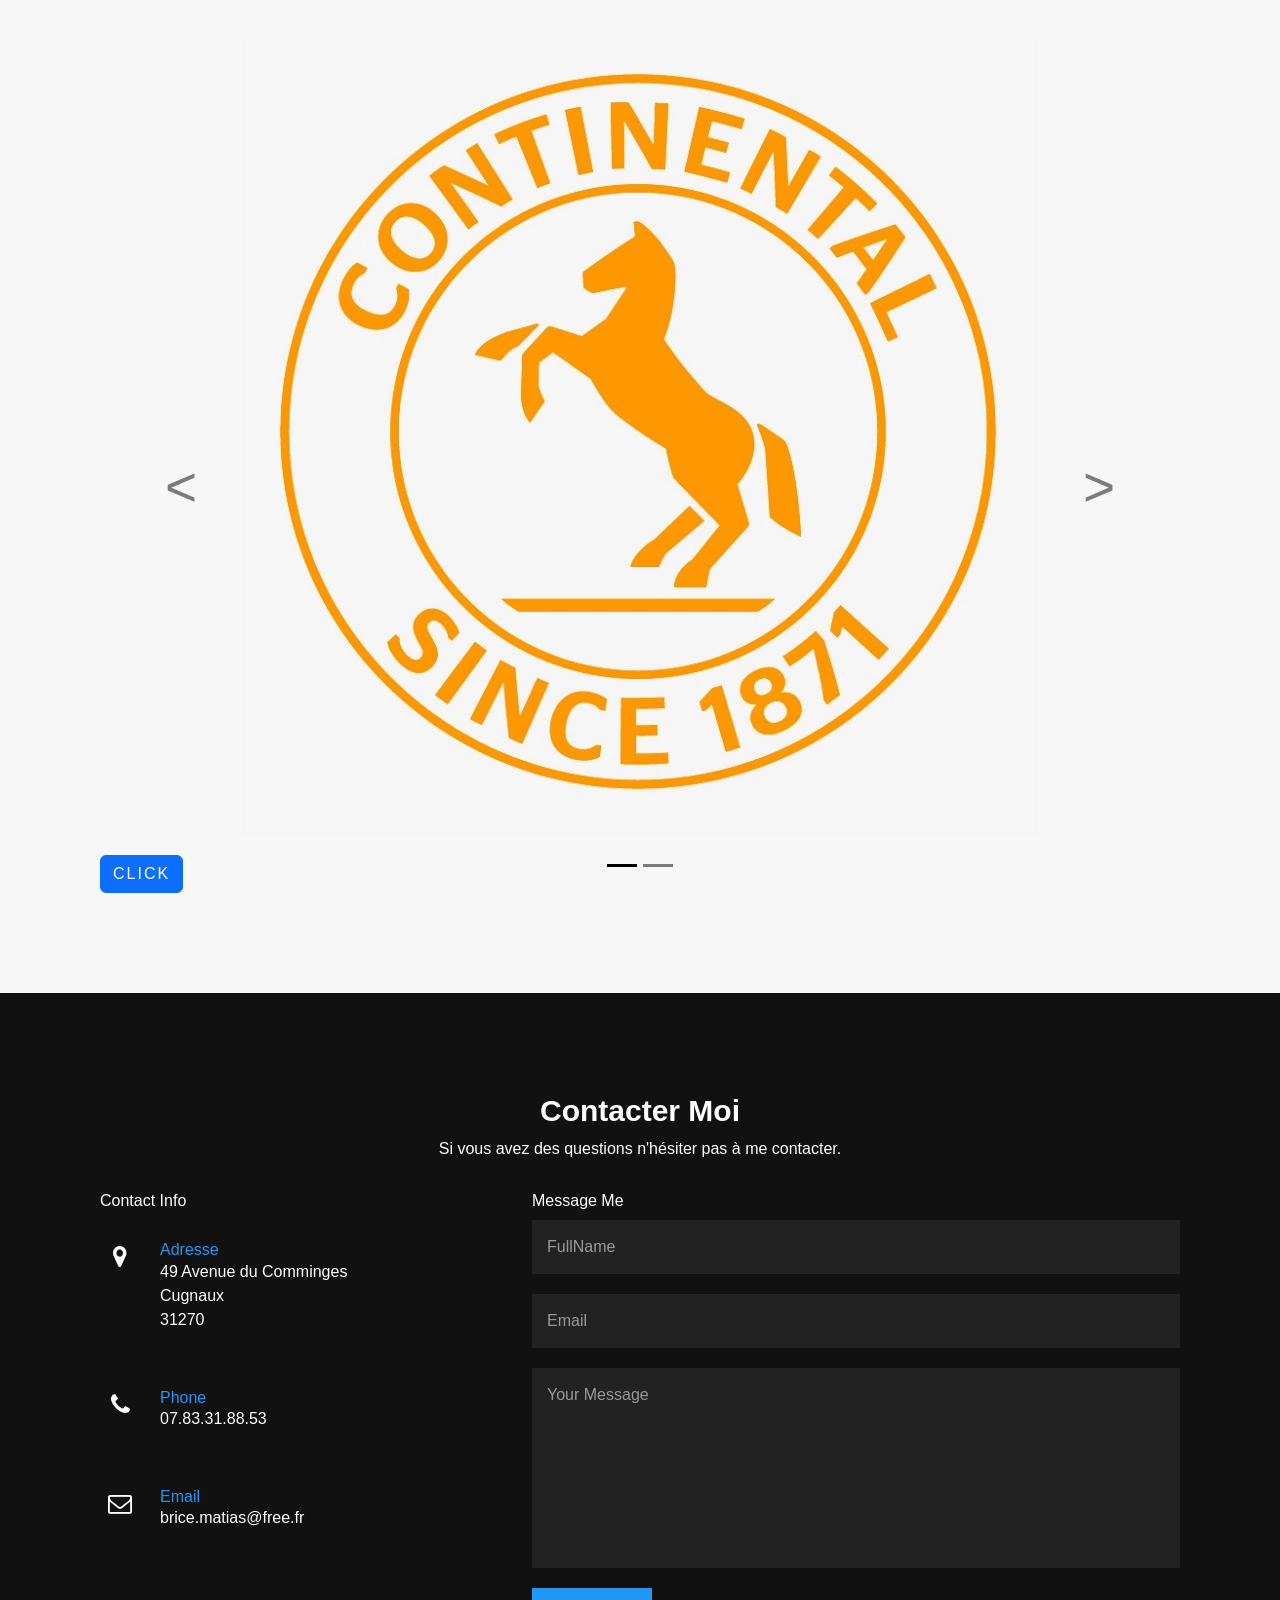
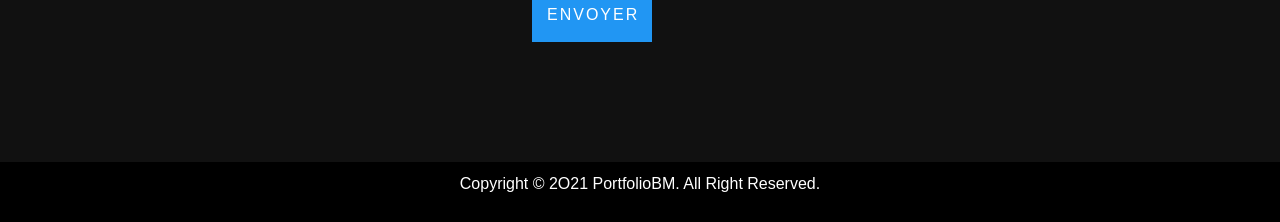
<file: presentation.html>
<!DOCTYPE html>
<html>

<head>
	<title>Présentation Portofolio</title>
	<meta name="viewport" content="width=device-width,initial-scale=1.0">
	<link rel="stylesheet" href="presentation.css" />
	<meta charset="utf-8">
	<link rel="stylesheet" href="https://stackpath.bootstrapcdn.com/font-awesome/4.7.0/css/font-awesome.min.css"
		integrity="sha384-wvfXpqpZZVQGK6TAh5PVlGOfQNHSoD2xbE+QkPxCAFlNEevoEH3Sl0sibVcOQVnN" crossorigin="anonymous">
	<link href="https://cdn.jsdelivr.net/npm/bootstrap@5.0.0/dist/css/bootstrap.min.css" rel="stylesheet"
		integrity="sha384-wEmeIV1mKuiNpC+IOBjI7aAzPcEZeedi5yW5f2yOq55WWLwNGmvvx4Um1vskeMj0" crossorigin="anonymous">
	<link rel="stylesheet" href="flip3d.css" />
	<script src="https://cdn.jsdelivr.net/npm/bootstrap@5.0.0/dist/js/bootstrap.bundle.min.js" integrity="sha384-p34f1UUtsS3wqzfto5wAAmdvj+osOnFyQFpp4Ua3gs/ZVWx6oOypYoCJhGGScy+8" crossorigin="anonymous"></script>


</head>

<body>
	<header>
		<a href="#" class="logo">Portfolio</a>
		<div class="toggle" onclick="toggleMenu();"></div>
		<ul class="menu">
			<li><a href="#home" onclick="toggleMenu();">Accueil </a></li>
			<li><a href="#about" onclick="toggleMenu();">Présentation</a></li>
			<li><a href="#services" onclick="toggleMenu();">Services</a></li>
			<li><a href="#work" onclick="toggleMenu();">Expériences</a></li>
			<li><a href="#testimonial" onclick="toggleMenu();">Stage</a></li>
			<li><a href="#contact" onclick="toggleMenu();">Contact</a></li>
		</ul>
	</header>
	<section class="banner" id="home">
		<div class="textBx">
			<h2><span>Brice MATIAS</span></h2>
			<h3>Etudiant de 23 ans en BTS SIO</h3>
			<!-- METTRE MON CV --> <a href="cvBrice.pdf" download class="btn btn-primary">Mon CV</a>
		</div>

	</section>
	<section class="about" id="about">
		<div class="heading">
			<h2>Présentation</h2>
		</div>
		<div class="content">
			<div class="contentBx w50">
				<center>
					<h3>Qui suis-je?</h3>
				</center>
				<p>Après être rentré dans le monde professionnel en tant que équipier polyvant chez Macdonald, je suis
					devenu intérimaire dans l'entreprise Continental.<br>J'étais chargé de maintenance
					sur une ligne automatisée pour des pièces de voiture. Suite à 18 mois en tant que intérimaire on m'a
					proposé un CDD de 1an que j'ai directement accepté.
					Après ces 1 an il n'y à pas eu d'embauche donc j'ai décidé de reprendre mes études afin de réaliser
					un projet qui me tennais à coeur celui de devenir développeur informatique.
					C'est pour cela que je me suis réinscrit sur Parcoursup afin de faire le BTS SIO (Services
					informatiques aux organisations)
					<br><br>J'ai donc choisi l'option SLAM (solutions logicielles et applications métiers) qui répond au
					mieux à ma demande pour avoir des connaissance dans le domaine du développement.
					Ci-joint un descriptif de comment ce comporte ce BTS.
				</p>
			</div>
			<div class="w50">
				<div id="slider">
					<figure>
						<img src="img1.jpg">
						<img src="bts2.jpg">
						<img src="bts3.jpg">
					</figure>
				</div>
			</div>
		</div>
	</section>
	<section class="services" id="services">
		<div class="heading white">
			<h2>Mes services</h2>
			<p>Programmation</p>
		</div>
		<div class="content">
			<div class="servicesBx">
				<img src="icon1.png">
				<h2>HTML</h2>
				<p>Est le langage de balisage conçu pour représenter les pages web. Ce langage permet : d’écrire de
					l’hypertexte, d’où son nom, de structurer sémantiquement la page, de mettre en forme le contenu, de
					créer des formulaires de saisie,. </p>
				<div class="progress">
					<div class="progress-bar progress-bar-striped bg-warning progress-bar-animated" role="progressbar"
						style="width: 75%" aria-valuenow="75" aria-valuemin="0" aria-valuemax="100"></div>
				</div>
			</div>
			<div class="servicesBx">
				<img src="icon2.png">
				<h2>CSS</h2>
				<p>CSS est un langage informatique qui décrit la présentation des documents HTML.<br>Le CSS est utilisé
					dans la conception de sites web. </p>
				<div class="progress">
					<div class="progress-bar progress-bar-striped bg-warning progress-bar-animated" role="progressbar"
						style="width: 25%" aria-valuenow="25" aria-valuemin="0" aria-valuemax="100"></div>
				</div>

			</div>
			<div class="servicesBx">
				<img src="icon3.png">
				<h2>Python</h2>
				<p>Python est un langage de programmation interprété, multi-paradigme et multiplateformes.
					Il favorise la programmation impérative structurée, fonctionnelle et orientée objet. </p>
				<div class="progress">
					<div class="progress-bar progress-bar-striped bg-warning progress-bar-animated" role="progressbar"
						style="width: 25%" aria-valuenow="25" aria-valuemin="0" aria-valuemax="100"></div>
				</div>
			</div>
			<div class="servicesBx">
				<img src="icon4.png">
				<h2>JAVA</h2>
				<p>Java est un langage de programmation orienté objet Une particularité de Java est que les logiciels
					écrits dans ce langage sont compilés vers une représentation binaire intermédiaire qui peut être
					exécutée dans une machine virtuelle Java. </p>
				<div class="progress">
					<div class="progress-bar progress-bar-striped bg-warning progress-bar-animated" role="progressbar"
						style="width: 25%" aria-valuenow="25" aria-valuemin="0" aria-valuemax="100"></div>
				</div>
			</div>
			<div class="servicesBx">
				<img src="icon5.png">
				<h2>JAVASCRIPT</h2>
				<p>JavaScript est un langage de programmation qui permet de créer du contenu mis à jour de façon
					dynamique,
					de contrôler le contenu multimédia, d'animer des images, et tout ce à quoi on peut penser. </p>
				<div class="progress">
					<div class="progress-bar progress-bar-striped bg-warning progress-bar-animated" role="progressbar"
						style="width: 25%" aria-valuenow="25" aria-valuemin="0" aria-valuemax="100"></div>
				</div>
			</div>
			<div class="servicesBx">
				<img src="icon6.png">
				<h2>C++</h2>
				<p>C++ est un langage de programmation compilé permettant la programmation sous de multiples paradigmes,
					dont la programmation procédurale, la programmation orientée objet et la programmation générique.
				</p>
				<div class="progress">
					<div class="progress-bar progress-bar-striped bg-warning progress-bar-animated" role="progressbar"
						style="width: 25%" aria-valuenow="25" aria-valuemin="0" aria-valuemax="100"></div>
				</div>
			</div>
		</div>
	</section>
	<section class="work" id="work">
		<div class="heading">
			<h2>Mes expériences professionnelles</h2>
			<p>Lorem ipsum dolorsit amet, consectetur adipisicing elit</p>
		</div>
		<div class="box-container">
			<div class="box-item">
				<div class="flip-box">
					<div class="flip-box-front text-center" style="background-image: url('macdo.jpg');">
					</div>
					<div class="flip-box-back text-center" style="background-image: url('macdofloux.jpg');">
						<div class="inner color-white">
							<h3 class="flip-box-header">Custom Domains hover</h3>
							<p>A short sentence describing this callout is.</p>
						</div>
					</div>
				</div>
			</div>
			<div class="box-item">
				<div class="flip-box">
					<div class="flip-box-front text-center" style="background-image: url('continental.jpg');">
					</div>
					<div class="flip-box-back text-center" style="background-image: url('continentalfloux.jpg');">
						<div class="inner color-white">
							<h3 class="flip-box-header">Custom Domains hover</h3>
							<p>A short sentence describing this callout is.</p>
						</div>
					</div>
				</div>
			</div>
		</div>
		</div>
	</section>
	<section class="testimonial" id="testimonial">
		<div class="heading">
			<h2>Mes projets </h2>
			<p>Présentation de mes différents projetq que j'ai pu réaliser durant mes 2 années de BTS Services
				Informatiques Aux Organisations.</p>
		</div>
		<div id="carouselExampleIndicators" class="carousel slide" data-bs-ride="carousel">
			<div class="carousel-indicators">
			  <button type="button" data-bs-target="#carouselExampleIndicators" data-bs-slide-to="0" class="active" aria-current="true" aria-label="Slide 1"></button>
			  <button type="button" data-bs-target="#carouselExampleIndicators" data-bs-slide-to="1" aria-label="Slide 2"></button>

			</div>
			<div class="carousel-inner">
			  <div class="carousel-item active">
				  <div class="d-block w-100">
					<center><img src="continental.jpg"></center>
					<button class="btn btn-primary">click</button>
					</div>
			  </div>
			  <div class="carousel-item">
				<center><img src="macdo.jpg" class="d-block w-50"></center>
				<button class="btn btn-primary">click</button>
			  </div>

			</div>
			<button class="carousel-control-prev" type="button" data-bs-target="#carouselExampleIndicators" data-bs-slide="prev">
			  <span class="carousel-control-prev-icon" aria-hidden="true"></span>
			  <span class="visually-hidden">Previous</span>
			</button>
			<button class="carousel-control-next" type="button" data-bs-target="#carouselExampleIndicators" data-bs-slide="next">
			  <span class="carousel-control-next-icon" aria-hidden="true"></span>
			  <span class="visually-hidden">Next</span>
			</button>

		  </div>
		
	</section>
	<section class="contact" id="contact">
		<div class="heading white">
			<h2>Contacter Moi</h2>
			<p>Si vous avez des questions n'hésiter pas à me contacter.</p>
		</div>
		<div class="content">
			<div class="contactInfo">
				<h3>Contact Info</h3>
				<div class="contactInfoBx">
					<div class="box">
						<div class="icon">
							<i class="fa fa-map-marker"></i>
						</div>
						<div class="text">
							<h3>Adresse</h3>
							<p>49 Avenue du Comminges<br>Cugnaux<br>31270 </P>
						</div>
					</div>
					<div class="box">
						<div class="icon">
							<i class="fa fa-phone"></i>

						</div>
						<div class="text">
							<h3>Phone</h3>
							<p>07.83.31.88.53</P>
						</div>
					</div>
					<div class="box">
						<div class="icon">
							<i class="fa fa-envelope-o"></i>

						</div>
						<div class="text">
							<h3>Email</h3>
							<p>brice.matias@free.fr</P>
						</div>
					</div>
				</div>
			</div>
			<div class="formBx">
				<form>
					<h3>Message Me</h3>
					<input type="text" name="" placeholder="FullName">
					<input type="email" name="" placeholder="Email">
					<textarea placeholder="Your Message"></textarea>
					<input type="submit" name="" value="Envoyer" onclick="sendMail()" style="width:130px">
				</form>
			</div>
		</div>
	</section>
	<div class="copyright">
		<p>Copyright © 2O21 PortfolioBM. All Right Reserved.</p>
	</div>
	<script type="text/javascript">
		window.addEventListener('scroll', function () {
			var header = document.querySelector('header');
			header.classList.toggle('sticky', window.scrollY > 0);
		});
		function toggleMenu() {
			var menuToggle = document.querySelector('.toggle');
			var menuToggle = document.querySelector('.menu');
			menuToggle.classList.toggle('active');
			menu.classList.toggle('active');
		}
		function sendMail() {
			alert("toto")
		}
	</script>
</body>

</html>
</file>
<file: presentation.css>
*{
	margin: 0;
	padding: 0;
	box-sizing: border-box;
	font-family: 'Poppins', sans-serif;
	scroll-behavior: smooth;
}
section{
	padding: 100px;
}
.banner{
	position: relative;
	min-height: 100vh;
	background: url(banner.jpg);
	background-size: cover;
	background-position: right;
	display: flex;
	justify-content: space-between;
	align-items: center;
	box-shadow: inset 0 0 0 150vw rgb(0 0 0 / 30%);
}
.banner h2
{
	font-size: 3em;
	color: #fff;
	font-weight: 500;
	line-height: 1.5em;
}
.banner h2 span{
	font-size: 1.5em;
	font-weight: 700;
	
}
.banner h3{
	font-size: 1.5em;
	color: #fff;
	font-weight: 500;
}

.btn{
	position: relative;
	background:#2196F3;
	display: inline-block;
	color: #fff;
	margin-top: 20px;
	padding: 10px 30px;
	font-size: 18px;
	text-transform: uppercase;
	text-decoration: none;
	letter-spacing: 2px;
	font-weight: 500;
} 
header{
	position: fixed;
	top: 0;
	left: 0;
	width: 100%;
	padding: 40px 100px;
	z-index: 1000;
	display: flex;
	justify-content: space-between;
	align-items: center;
	transition: 0.5s;
}
header.sticky
{
	background: #fff;
	padding: 20px 100px;
	box-shadow: 0 5px 20px rgba(0,0,0,0.1)
}
header .logo{
	color: #fff;
	font-size: 24px;
	text-transform: uppercase;
	text-decoration: none;
	font-weight: 700;
	letter-spacing: 2px;
}
header.sticky .logo{
	color: #111;
}
header ul{
	position: relative;
	display: flex;
}
header ul li{
	position: relative;
	list-style: none;
}
header ul li a{
	position: relative;
	display: inline-block;
	margin: 0 15px;
	color: #fff;
	text-decoration: none;
	font-size: 18px;
}
header ul li a:hover {
color: black !important;

}
header.sticky ul li a{
	color: #111;
}
.heading{
	width: 100%;
	text-align: center;
	margin-bottom: 30px;
	color: #111;
}
.heading h2{
	font-weight: 600;
	font-size: 30px;
}
.content{
	display: flex;
	justify-content: space-between;
}
.contentBx{
	padding-right: 30px;
}
.contentBx h3{
	font-size: 24px;
	margin-bottom: 10px;
}
.contentBx p{
	font-style: arial;

}
.w50{
	min-width: 50%;
}
img{
	max-width: 100%;  
}

.services{
	background: #111;
}
.heading.white{
	color: #fff;
}
.services .content{
	display: flex;
	justify-content: center;
	flex-wrap: wrap;
	flex-direction: row;
}
.services .content .servicesBx
{
	padding: 40px 20px;
	background: #222;
	color: #fff;
	max-width: 340px;
	margin: 20px;
	text-align: center;
	transition: 0.5s;
}
.services .content .servicesBx:hover{
	background: #2196f3;
}
.services .content .servicesBx img{
	max-width: 80px;
	filter: invert(1);
}
.services .content .servicesBx h2{
	font-size: 20px;
	font-weight: 600;
}
.work .content{
	display: flex;
	justify-content: space-between;
	flex-wrap: wrap;
}
.work .content .workBx
{
	width: 50%;
	padding: 20px;
}
.work .content .workBx img
{
	max-width: 100%;
}
.testimonial{
	background: #f7f7f7;
}
.testimonial .content{
	display: flex;
	justify-content: space-between;
	flex-wrap: wrap;
}
.testimonial .content .testimonialBx
{
	max-width: calc(50% - 40px);
	padding: 60px 40px;
	margin: 20px;
	background: #2196f3;
}
.testimonial .content .testimonialBx p{
	color: #fff;
	font-style: italic;
	font-size: 16px;
	font-weight: 300;
}
.testimonial .content .testimonialBx h3{
	margin-top: 40Px;
	text-align: end;
	color: #fff;
	font-weight: 600;
	font-size: 20px;
	line-height: 1em;
}
.testimonial .content .testimonialBx h3 span{
	font-size: 14px;
	font-weight: 400;
}
.contact{
	background: #111;
}
.formBx{
	min-width: 60%;
}
.formBx form{
	display: flex;
	flex-direction: column;
}
.formBx form h3,
.contactInfo h3
{
	color: #fff;
	font-size: 16px;
	font-weight: 500;
	margin-bottom: 10px;
}
.formBx form input,
.formBx form textarea
{
	margin-bottom: 20px;
	padding: 15px;
	font-size: 16px;
	border: none;
	outline: none;
	background:#222;
	color: #fff;
	resize: none;
}
.formBx form textarea{
	min-height: 200px;
}
.formBx form input::placeholder,
.formBx form textarea::placeholder{
	color: #999;
}
.formBx form input[type="submit"]
{
	max-width: 120px;
	background: #2196f3;
	cursor: pointer;
	text-transform: uppercase;
	letter-spacing: 2px;
}
.contactInfo{
	min-height: 40%;
}
.contactInfoBx {
	position: relative;
}
.contactInfoBx .box
{
	position: relative;
	padding: 20px 0;
	display: flex;
}
.contactInfoBx .box .icon{
	min-width: 40px;
	padding-top: 4px;
	color: #fff;
	display: flex;
	justify-content: center;
	align-items: flex-start;
	font-size: 24px;
}
.contactInfoBx .box .text{
	display: flex;
	margin-left: 20px;
	font-size: 16px;
	color: #fff;
	flex-direction: column;
	font-weight: 300;
}
.contactInfoBx .box .text h3{
	font-weight: 500;
	color: #2196F3;
	margin-bottom: 0;
}
.copyright{
	background: #000;
	color: #fff;
	text-align: center;
	padding:10px;
}


/*responsive*/
@media (max-width : 991px)
{
	header,
	header.sticky
	{
		padding: 20px 50px;
		z-index: 1000;
	}
	.menu
	{
		position: fixed;
		top: 75px;
		left: -100%;
		display: block;
		padding: 100px 50px;
		text-align: center;
		width: 100%;
		height: 100vh;
		background: #fff;
		transition: 0.5s;
		z-index: 999;
		border-top: 1px solid rgba(0,0,0,0.2);
	}
	.menu.active
	{
		left: 0;
	}
	header ul li a
	{
		color: #111;
		font-size: 24px;
		margin: 10px;
	}
	.toggle{
		width: 40px;
		height: 40px;
		background: url(menu.png);
		background-position: center;
		background-repeat: no-repeat;
		background-size: 30px;
		cursor: pointer;
	}
	.toggle.active
	{
		background: url(close.png);
		background-position: center;
		background-repeat: no-repeat;
		background-size: 25px;
		cursor: pointer;
	}
	header.sticky .toggle
	{
		filter: invert(1);
	}
	section{
		padding: 100px 50px;
	}
	.banner
	{
		padding: 150px 50px 100px;
	}
	.banner h2{
		font-size: 1.5em;
	}
	.banner h3{
		font-size: 1em;
	}
	.btn{
		margin-top: 10px;
		padding: 10px 20px;
		font-size: 16px;
	}
	.heading h2{
		font-size: 24px;
	}
	.contentBx h3{
		font-size: 20px;
	}
	.content{
		flex-direction: column;
	}
	.w50{
		margin-bottom: 20px;
	}
	.services .content .servicesBx{
		margin: 10px;
	}
	.work .content .workBx{
		width: 100%;
		padding: 10px;
	}
	.testimonial .content .testimonialBx{
		max-width: calc(100%-20px);
		padding: 40px 20px;
		margin: 10px;
		background: #2196f3;
	}
	.testimonial .content .testimonialBx h3{
		margin-top: 20px;
	}
	.contactInfo{
		min-width: 40px;
		margin: 20px 0;
	}
}
@media (max-width: 600px)
{
	header,
	header.sticky
	{
		padding: 20px 20px;
		z-index: 1000;
	}
	.banner{
		padding: 150px 20px 100px;
	}
	section{
		padding: 100px 20px;
	}
}
#slider{
    overflow: hidden;
}
#slider figure{
    position: relative;
    width: 500%;
    margin: 0;
    left:0;
    animation: 20s slider infinite;
}
#slider figure img{
    width: 20%;
    float: left;
}
@keyframes slider {
    0%,100% {
        left: 0;
    }
    20% {
        left: 0;
    }
    25%{
        left: -100%;
    }
    45%{
        left: -100%;
    }
    50%{
        left: -200%;
    }
    70%{
        left: -200%;
    }
}

.button-container {
	display: flex;
	justify-content: space-evenly;
	flex-wrap: wrap;
}
</file>
<file: flip3d.css>
.text-center {
    text-align: center;
  }
  
  .color-white {
    color: #fff;
  }
  
  .box-container {
    align-items: center;
    display: flex;
    flex-direction: column;
    justify-content: space-around;
    padding: 35px 15px;
    width: 100%;
  }
  
  @media screen and (min-width:1380px) {
    .box-container {
      flex-direction: row
    }
  }
  
  .box-item {
    position: relative;
    -webkit-backface-visibility: hidden;
    width: 500px;
    margin-bottom: 35px;
    max-width: 100%;
  }
  
  .flip-box {
    -ms-transform-style: preserve-3d;
    transform-style: preserve-3d;
    -webkit-transform-style: preserve-3d;
    perspective: 1000px;
    -webkit-perspective: 1000px;
  }
  
  .flip-box-front,
  .flip-box-back {
    background-size: cover;
    background-position: center;
    border-radius: 8px;
    min-height: 475px;
    -ms-transition: transform 0.7s cubic-bezier(.4,.2,.2,1);
    transition: transform 0.7s cubic-bezier(.4,.2,.2,1);
    -webkit-transition: transform 0.7s cubic-bezier(.4,.2,.2,1);
    -webkit-backface-visibility: hidden;
    backface-visibility: hidden;
  }
  
  .flip-box-front {
    -ms-transform: rotateY(0deg);
    -webkit-transform: rotateY(0deg);
    transform: rotateY(0deg);
    -webkit-transform-style: preserve-3d;
    -ms-transform-style: preserve-3d;
    transform-style: preserve-3d;
  }
  
  .flip-box:hover .flip-box-front {
    -ms-transform: rotateX(-180deg);
    -webkit-transform: rotateX(-180deg);
    transform: rotateX(-180deg);
    -webkit-transform-style: preserve-3d;
    -ms-transform-style: preserve-3d;
    transform-style: preserve-3d;
  }
  
  .flip-box-back {
    position: absolute;
    top: 0;
    left: 0;
    width: 100%;
    
    -ms-transform: rotateX(180deg);
    -webkit-transform: rotateX(180deg);
    transform: rotateX(180deg);
    -webkit-transform-style: preserve-3d;
    -ms-transform-style: preserve-3d;
    transform-style: preserve-3d;
  }
  
  .flip-box:hover .flip-box-back {
    -ms-transform: rotateX(0deg);
    -webkit-transform: rotateX(0deg);
    transform: rotateX(0deg);
    -webkit-transform-style: preserve-3d;
    -ms-transform-style: preserve-3d;
    transform-style: preserve-3d;
  }
  
  .flip-box .inner {
    position: absolute;
    left: 0;
    width: 100%;
    padding: 60px;
    outline: 1px solid transparent;
    -webkit-perspective: inherit;
    perspective: inherit;
    z-index: 2;
    
    transform: translateY(-50%) translateZ(60px) scale(.94);
    -webkit-transform: translateY(-50%) translateZ(60px) scale(.94);
    -ms-transform: translateY(-50%) translateZ(60px) scale(.94);
    top: 50%;
  }
  
  .flip-box-header {
    font-size: 34px;
  }
  
  .flip-box p {
    font-size: 20px;
    line-height: 1.5em;
  }
  
  .flip-box-img {
    margin-top: 25px;
  }
  
  .flip-box-button {
    background-color: transparent;
    border: 2px solid #fff;
    border-radius: 2px;
    color: #fff;
    cursor: pointer;
    font-size: 20px;
    font-weight: bold;
    margin-top: 25px;
    padding: 15px 20px;
    text-transform: uppercase;
  }
  .blur{
      filter: blur(4px);
  }



  .carousel-control-prev-icon,
.carousel-control-next-icon {

  background-image: none;
}

.carousel-control-next-icon:after
{
  content: '>';
  font-size: 55px;
  color: black;
}

.carousel-control-prev-icon:after {
  content: '<';
  font-size: 55px;
  color: black;
}

.carousel-indicators [data-bs-target]{
    background-color: black;
}

.progress{
  bottom: 100%;
}
</file>
